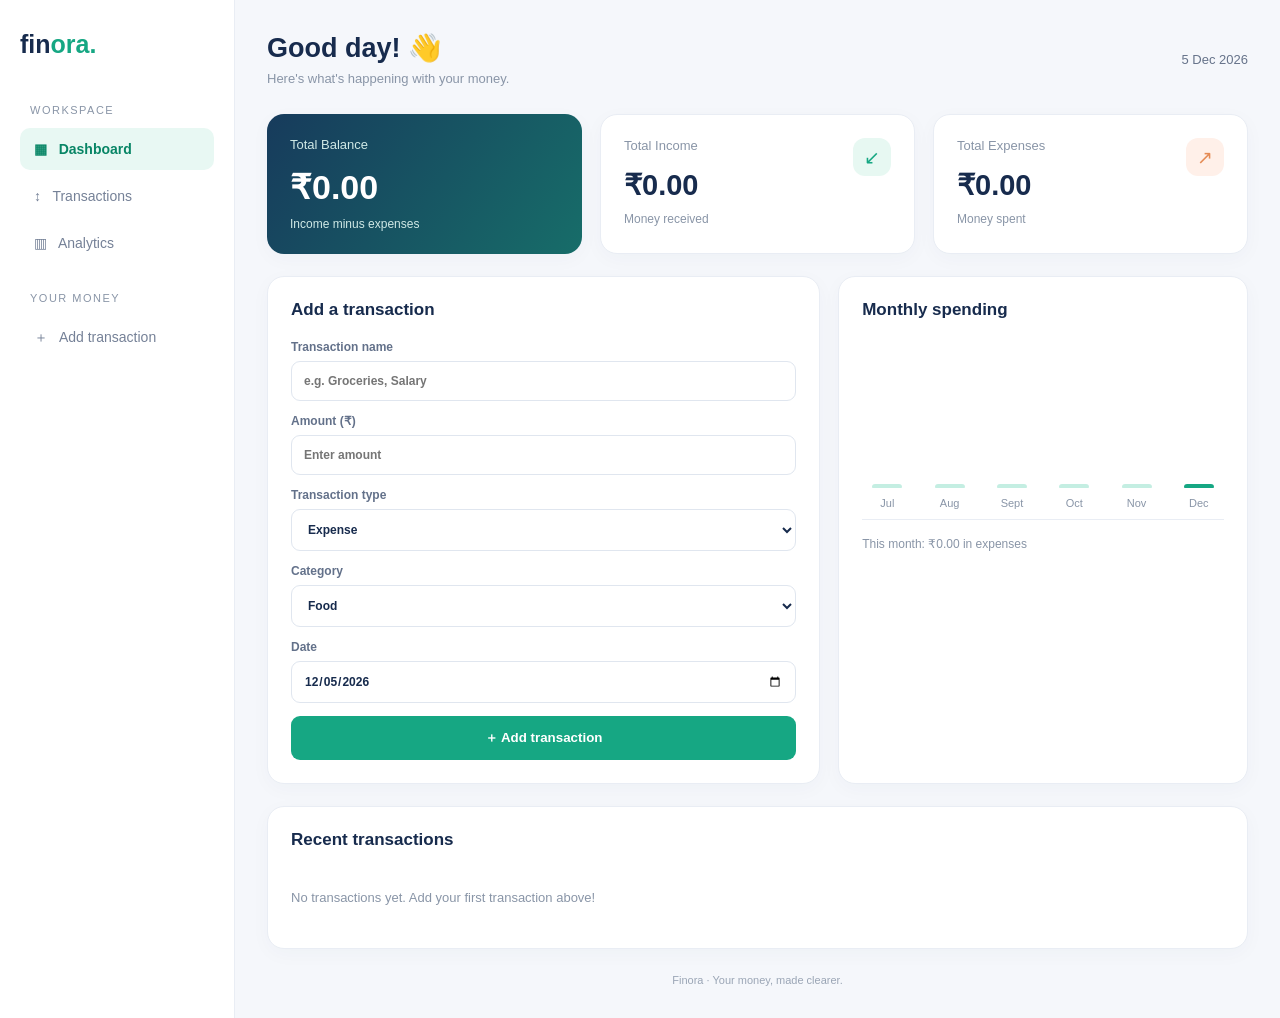
<file: expense-tracker/src/main/resources/static/index.html>
<!DOCTYPE html>
<html lang="en">
<head>
<meta charset="UTF-8">
<meta name="viewport" content="width=device-width, initial-scale=1.0">
<title>Finora | Expense Tracker</title>
<style>
:root {
  --bg: #f5f7fb;
  --navy: #172b4d;
  --green: #16a783;
  --muted: #8995a7;
  --border: #e9edf4;
}
* { box-sizing: border-box; }
body {
  margin: 0;
  font-family: "Segoe UI", Arial, sans-serif;
  background: var(--bg);
  color: var(--navy);
}
.layout { display: flex; min-height: 100vh; }
.sidebar {
  width: 235px;
  background: #fff;
  padding: 30px 20px;
  border-right: 1px solid var(--border);
  flex-shrink: 0;
}
.brand { font-size: 25px; font-weight: 800; margin-bottom: 45px; }
.brand span { color: var(--green); }
.nav-label {
  font-size: 11px;
  letter-spacing: 1.5px;
  color: var(--muted);
  margin: 28px 10px 12px;
}
.nav {
  display: block;
  text-decoration: none;
  color: #758197;
  padding: 13px 14px;
  margin: 5px 0;
  border-radius: 10px;
  font-size: 14px;
}
.nav.active { background: #e8f8f3; color: #078565; font-weight: 700; }
.main { flex: 1; padding: 32px; min-width: 0; }
.topbar {
  display: flex;
  align-items: center;
  justify-content: space-between;
  gap: 15px;
  margin-bottom: 28px;
}
h1 { font-size: 27px; margin: 0 0 7px; }
.subtitle { color: var(--muted); font-size: 13px; }
.date { color: #66738a; font-size: 13px; }
.grid {
  display: grid;
  grid-template-columns: repeat(3, minmax(0, 1fr));
  gap: 18px;
}
.card {
  background: #fff;
  border: 1px solid var(--border);
  border-radius: 17px;
  padding: 23px;
  box-shadow: 0 5px 20px #1c315008;
}
.balance {
  background: linear-gradient(125deg, #173b5c, #176d69);
  color: white;
  border: 0;
}
.card-label { color: var(--muted); font-size: 13px; }
.balance .card-label { color: #d0e9e6; }
.amount { font-size: 29px; font-weight: 750; margin: 15px 0 10px; }
.balance .amount { font-size: 34px; }
.small { font-size: 12px; color: var(--muted); }
.balance .small { color: #d0e9e6; }
.icon {
  float: right;
  width: 38px;
  height: 38px;
  border-radius: 12px;
  background: #e7f8f2;
  color: var(--green);
  display: grid;
  place-items: center;
  font-size: 19px;
}
.expense-icon { background: #fff0e9; color: #e58b55; }
.section-title {
  font-size: 17px;
  margin: 0 0 20px;
}
.content-grid {
  display: grid;
  grid-template-columns: minmax(0, 1.35fr) minmax(260px, 1fr);
  gap: 18px;
  margin-top: 22px;
}
form { display: grid; gap: 13px; }
label { font-size: 12px; font-weight: 600; color: #63718a; }
input, select {
  display: block;
  width: 100%;
  margin-top: 7px;
  border: 1px solid #e0e6ef;
  border-radius: 9px;
  padding: 12px;
  font: inherit;
  color: var(--navy);
  background: white;
  outline-color: var(--green);
}
button {
  border: 0;
  border-radius: 9px;
  background: var(--green);
  color: white;
  padding: 13px 16px;
  font-weight: 700;
  cursor: pointer;
}
button:hover { background: #108d6e; }
.transactions { margin-top: 22px; }
.transaction {
  display: flex;
  align-items: center;
  gap: 12px;
  padding: 15px 0;
  border-bottom: 1px solid var(--border);
}
.transaction:last-child { border-bottom: 0; }
.tx-icon {
  width: 42px;
  height: 42px;
  background: #f0f3fa;
  border-radius: 12px;
  display: grid;
  place-items: center;
  font-size: 19px;
}
.tx-info { flex: 1; min-width: 0; }
.tx-name { font-size: 13px; font-weight: 700; }
.tx-meta { font-size: 11px; color: var(--muted); margin-top: 5px; }
.tx-amount { font-size: 13px; font-weight: 700; white-space: nowrap; }
.negative { color: #e1845b; }
.positive { color: var(--green); }
.chart-area {
  height: 180px;
  display: flex;
  align-items: end;
  justify-content: space-around;
  gap: 12px;
  padding-top: 15px;
  border-bottom: 1px solid var(--border);
}
.bar-group {
  flex: 1;
  height: 100%;
  display: flex;
  flex-direction: column;
  justify-content: end;
  align-items: center;
  gap: 9px;
}
.bar {
  width: min(30px, 75%);
  min-height: 4px;
  background: #c4eee2;
  border-radius: 7px 7px 2px 2px;
}
.bar.current { background: var(--green); }
.month { font-size: 11px; color: var(--muted); padding-bottom: 10px; }
.chart-note { margin-top: 17px; font-size: 12px; color: var(--muted); }
.empty { color: var(--muted); font-size: 13px; padding: 20px 0; }
.footer { text-align: center; color: #9aa5b5; font-size: 11px; margin: 25px 0 0; }
@media(max-width: 950px) {
  .sidebar { width: 185px; }
  .main { padding: 22px; }
  .grid { grid-template-columns: 1fr; }
  .content-grid { grid-template-columns: 1fr; }
}
@media(max-width: 600px) {
  .layout { display: block; }
  .sidebar { width: 100%; padding: 16px; border-right: 0; border-bottom: 1px solid var(--border); }
  .brand { margin-bottom: 12px; }
  .nav-label { display: none; }
  .nav { display: inline-block; padding: 9px 10px; font-size: 12px; }
  .main { padding: 18px 13px; }
  h1 { font-size: 23px; }
  .topbar { align-items: flex-start; }
  .date { text-align: right; max-width: 110px; }
}
</style>
</head>
<body>
<div class="layout">
  <aside class="sidebar">
    <div class="brand">fin<span>ora.</span></div>
    <div class="nav-label">WORKSPACE</div>
    <a class="nav active" href="#dashboard">▦ &nbsp; Dashboard</a>
    <a class="nav" href="#transactions">↕ &nbsp; Transactions</a>
    <a class="nav" href="#analytics">▥ &nbsp; Analytics</a>
    <div class="nav-label">YOUR MONEY</div>
    <a class="nav" href="#add">＋ &nbsp; Add transaction</a>
  </aside>

  <main class="main" id="dashboard">
    <header class="topbar">
      <div>
        <h1>Good day! 👋</h1>
        <div class="subtitle">Here's what's happening with your money.</div>
      </div>
      <div class="date" id="today"></div>
    </header>

    <section class="grid">
      <div class="card balance">
        <div class="card-label">Total Balance</div>
        <div class="amount" id="balance">₹0.00</div>
        <div class="small">Income minus expenses</div>
      </div>
      <div class="card">
        <span class="icon">↙</span>
        <div class="card-label">Total Income</div>
        <div class="amount" id="income">₹0.00</div>
        <div class="small">Money received</div>
      </div>
      <div class="card">
        <span class="icon expense-icon">↗</span>
        <div class="card-label">Total Expenses</div>
        <div class="amount" id="expenses">₹0.00</div>
        <div class="small">Money spent</div>
      </div>
    </section>

    <section class="content-grid">
      <div class="card" id="add">
        <h2 class="section-title">Add a transaction</h2>
        <form id="transactionForm">
          <label>Transaction name
            <input id="name" type="text" placeholder="e.g. Groceries, Salary" required maxlength="60">
          </label>
          <label>Amount (₹)
            <input id="amount" type="number" placeholder="Enter amount" min="0.01" step="0.01" required>
          </label>
          <label>Transaction type
            <select id="type">
              <option value="expense">Expense</option>
              <option value="income">Income</option>
            </select>
          </label>
          <label>Category
            <select id="category">
              <option>Food</option>
              <option>Transport</option>
              <option>Shopping</option>
              <option>Education</option>
              <option>Bills</option>
              <option>Health</option>
              <option>Salary</option>
              <option>Freelance</option>
              <option>Other</option>
            </select>
          </label>
          <label>Date
            <input id="date" type="date" required>
          </label>
          <button type="submit">＋ Add transaction</button>
        </form>
      </div>

      <div class="card" id="analytics">
        <h2 class="section-title">Monthly spending</h2>
        <div class="chart-area" id="chart"></div>
        <div class="chart-note" id="chartNote">Add expenses to see your spending chart.</div>
      </div>
    </section>

    <section class="card transactions" id="transactions">
      <h2 class="section-title">Recent transactions</h2>
      <div id="transactionList"><div class="empty">No transactions yet. Add your first transaction above!</div></div>
    </section>
    <div class="footer">Finora · Your money, made clearer.</div>
  </main>
</div>

<script>
const $ = id => document.getElementById(id);
const money = value => new Intl.NumberFormat("en-IN", {
  style: "currency", currency: "INR", maximumFractionDigits: 2
}).format(value);

const today = new Date();
$("today").textContent = today.toLocaleDateString("en-IN", {
  day: "numeric", month: "short", year: "numeric"
});
$("date").value = [
  today.getFullYear(),
  String(today.getMonth() + 1).padStart(2, "0"),
  String(today.getDate()).padStart(2, "0")
].join("-");

let transactions = [];
try {
  transactions = JSON.parse(localStorage.getItem("finoraTransactions") || "[]");
  if (!Array.isArray(transactions)) transactions = [];
} catch {
  transactions = [];
}

function save() {
  try {
    localStorage.setItem("finoraTransactions", JSON.stringify(transactions));
  } catch {
    alert("Your browser could not save transactions.");
  }
}

function render() {
  const income = transactions
    .filter(t => t.type === "income")
    .reduce((sum, t) => sum + t.amount, 0);
  const expenses = transactions
    .filter(t => t.type === "expense")
    .reduce((sum, t) => sum + t.amount, 0);

  $("balance").textContent = money(income - expenses);
  $("income").textContent = money(income);
  $("expenses").textContent = money(expenses);

  const list = $("transactionList");
  list.replaceChildren();

  if (!transactions.length) {
    const empty = document.createElement("div");
    empty.className = "empty";
    empty.textContent = "No transactions yet. Add your first transaction above!";
    list.appendChild(empty);
  } else {
    [...transactions].sort((a, b) => b.date.localeCompare(a.date) || b.id - a.id)
      .slice(0, 10).forEach(t => {
        const row = document.createElement("div");
        row.className = "transaction";
        const icon = document.createElement("div");
        icon.className = "tx-icon";
        icon.textContent = t.type === "income" ? "↙" : "↗";
        const info = document.createElement("div");
        info.className = "tx-info";
        const name = document.createElement("div");
        name.className = "tx-name";
        name.textContent = t.name;
        const meta = document.createElement("div");
        meta.className = "tx-meta";
        meta.textContent = `${t.category} · ${t.date}`;
        info.append(name, meta);
        const amount = document.createElement("div");
        amount.className = "tx-amount " + (t.type === "income" ? "positive" : "negative");
        amount.textContent = `${t.type === "income" ? "+" : "−"}${money(t.amount)}`;
        row.append(icon, info, amount);
        list.appendChild(row);
      });
  }
  renderChart();
}

function renderChart() {
  const now = new Date();
  const months = [];
  for (let i = 5; i >= 0; i--) {
    const d = new Date(now.getFullYear(), now.getMonth() - i, 1);
    const key = `${d.getFullYear()}-${String(d.getMonth() + 1).padStart(2, "0")}`;
    const total = transactions
      .filter(t => t.type === "expense" && t.date.startsWith(key))
      .reduce((sum, t) => sum + t.amount, 0);
    months.push({ label: d.toLocaleDateString("en-IN", { month: "short" }), total });
  }
  const max = Math.max(...months.map(m => m.total), 1);
  const chart = $("chart");
  chart.replaceChildren();

  months.forEach((m, i) => {
    const group = document.createElement("div");
    group.className = "bar-group";
    const bar = document.createElement("div");
    bar.className = "bar" + (i === months.length - 1 ? " current" : "");
    bar.style.height = `${Math.max(4, m.total / max * 125)}px`;
    bar.title = `${m.label}: ${money(m.total)}`;
    const label = document.createElement("div");
    label.className = "month";
    label.textContent = m.label;
    group.append(bar, label);
    chart.appendChild(group);
  });
  const currentTotal = months[months.length - 1].total;
  $("chartNote").textContent = `This month: ${money(currentTotal)} in expenses`;
}

$("transactionForm").addEventListener("submit", event => {
  event.preventDefault();
  const name = $("name").value.trim();
  const amount = Number($("amount").value);
  const date = $("date").value;
  if (!name || !Number.isFinite(amount) || amount <= 0 || !date) {
    alert("Please enter a valid name, amount and date.");
    return;
  }
  transactions.push({
    id: Date.now(),
    name,
    amount,
    type: $("type").value,
    category: $("category").value,
    date
  });
  save();
  render();
  event.target.reset();
  $("date").value = [
    today.getFullYear(),
    String(today.getMonth() + 1).padStart(2, "0"),
    String(today.getDate()).padStart(2, "0")
  ].join("-");
});
render();
</script>
</body>
</file>
